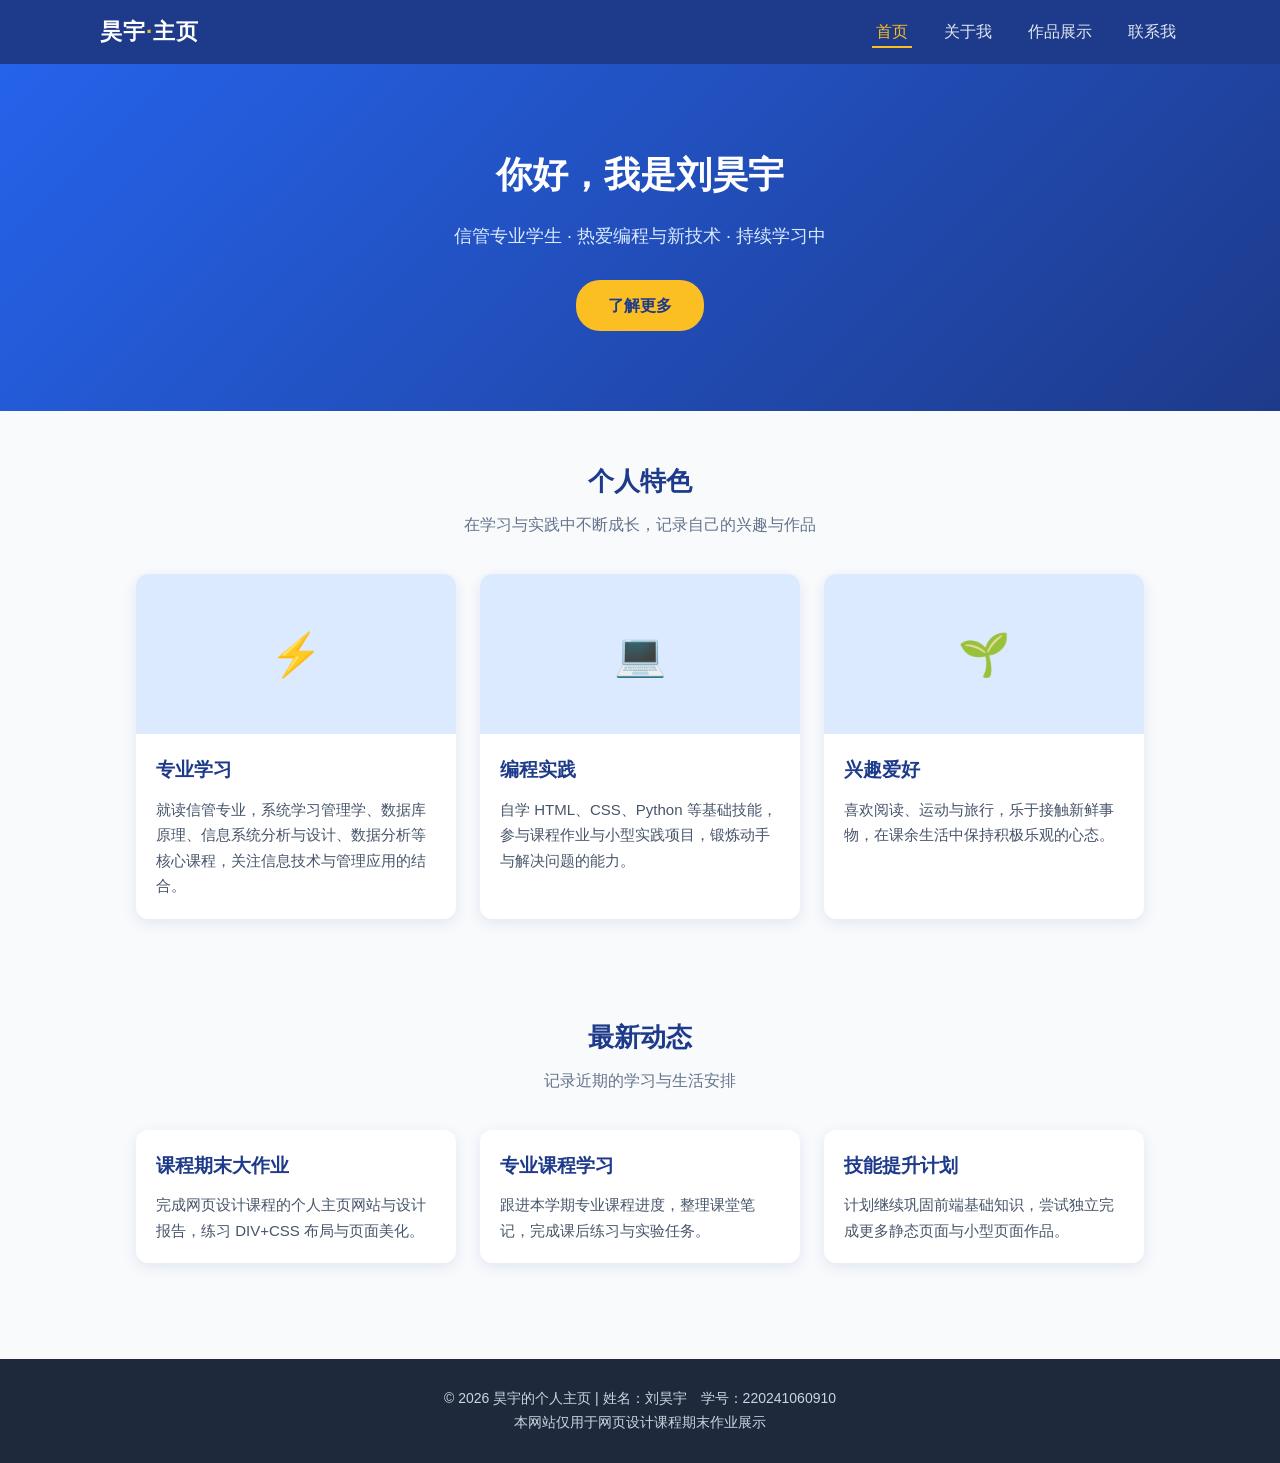
<file: index.html>
<!DOCTYPE html>
<html lang="zh-CN">
<head>
    <meta charset="UTF-8">
    <meta name="viewport" content="width=device-width, initial-scale=1.0">
    <title>昊宇的个人主页 - 首页</title>
    <link rel="stylesheet" href="css/style.css">
</head>
<body>
    <!-- 顶部导航 -->
    <header class="navbar">
        <div class="nav-inner">
            <a href="index.html" class="logo">昊宇<span>·</span>主页</a>
            <ul class="nav-menu">
                <li><a href="index.html" class="active">首页</a></li>
                <li><a href="about.html">关于我</a></li>
                <li><a href="works.html">作品展示</a></li>
                <li><a href="contact.html">联系我</a></li>
            </ul>
        </div>
    </header>

    <!-- 横幅 -->
    <section class="banner">
        <h1>你好，我是刘昊宇</h1>
        <p>信管专业学生 · 热爱编程与新技术 · 持续学习中</p>
        <a href="about.html" class="btn">了解更多</a>
    </section>

    <!-- 简介特色 -->
    <div class="container">
        <h2 class="section-title">个人特色</h2>
        <p class="section-sub">在学习与实践中不断成长，记录自己的兴趣与作品</p>
        <div class="card-grid">
            <div class="card">
                <div class="thumb">⚡</div>
                <div class="card-body">
                    <h3>专业学习</h3>
                    <p>就读信管专业，系统学习管理学、数据库原理、信息系统分析与设计、数据分析等核心课程，关注信息技术与管理应用的结合。</p>
                </div>
            </div>
            <div class="card">
                <div class="thumb">💻</div>
                <div class="card-body">
                    <h3>编程实践</h3>
                    <p>自学 HTML、CSS、Python 等基础技能，参与课程作业与小型实践项目，锻炼动手与解决问题的能力。</p>
                </div>
            </div>
            <div class="card">
                <div class="thumb">🌱</div>
                <div class="card-body">
                    <h3>兴趣爱好</h3>
                    <p>喜欢阅读、运动与旅行，乐于接触新鲜事物，在课余生活中保持积极乐观的心态。</p>
                </div>
            </div>
        </div>
    </div>

    <!-- 最新动态 -->
    <div class="container">
        <h2 class="section-title">最新动态</h2>
        <p class="section-sub">记录近期的学习与生活安排</p>
        <div class="card-grid">
            <div class="card">
                <div class="card-body">
                    <h3>课程期末大作业</h3>
                    <p>完成网页设计课程的个人主页网站与设计报告，练习 DIV+CSS 布局与页面美化。</p>
                </div>
            </div>
            <div class="card">
                <div class="card-body">
                    <h3>专业课程学习</h3>
                    <p>跟进本学期专业课程进度，整理课堂笔记，完成课后练习与实验任务。</p>
                </div>
            </div>
            <div class="card">
                <div class="card-body">
                    <h3>技能提升计划</h3>
                    <p>计划继续巩固前端基础知识，尝试独立完成更多静态页面与小型页面作品。</p>
                </div>
            </div>
        </div>
    </div>

    <!-- 页脚 -->
    <footer class="footer">
        <p>© 2026 昊宇的个人主页 | 姓名：刘昊宇　学号：220241060910</p>
        <p>本网站仅用于网页设计课程期末作业展示</p>
    </footer>
</body>
</html>
</file>
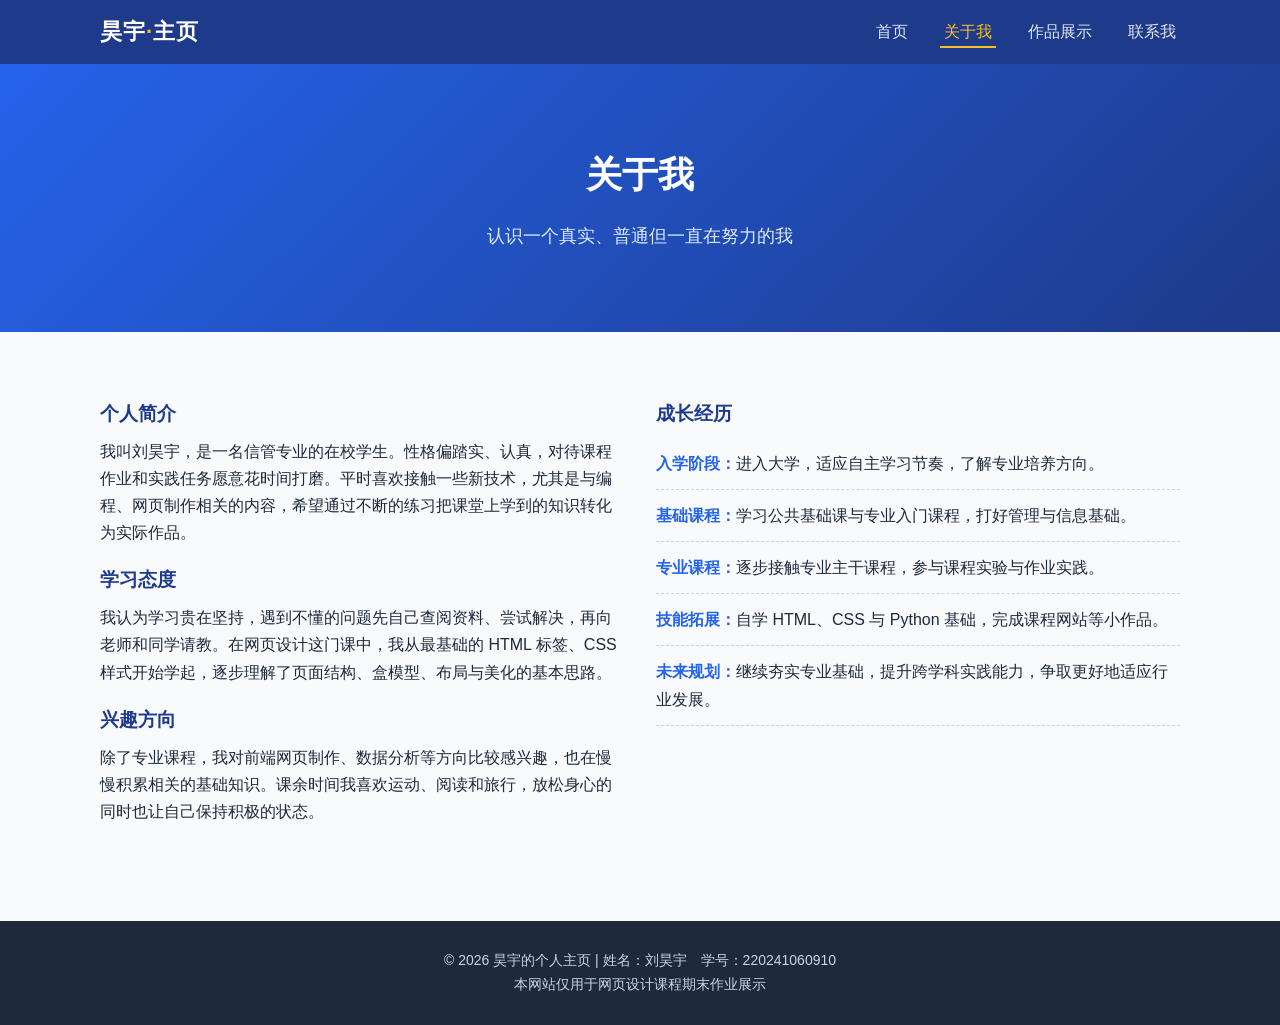
<file: about.html>
<!DOCTYPE html>
<html lang="zh-CN">
<head>
    <meta charset="UTF-8">
    <meta name="viewport" content="width=device-width, initial-scale=1.0">
    <title>昊宇的个人主页 - 关于我</title>
    <link rel="stylesheet" href="css/style.css">
</head>
<body>
    <header class="navbar">
        <div class="nav-inner">
            <a href="index.html" class="logo">昊宇<span>·</span>主页</a>
            <ul class="nav-menu">
                <li><a href="index.html">首页</a></li>
                <li><a href="about.html" class="active">关于我</a></li>
                <li><a href="works.html">作品展示</a></li>
                <li><a href="contact.html">联系我</a></li>
            </ul>
        </div>
    </header>

    <section class="banner">
        <h1>关于我</h1>
        <p>认识一个真实、普通但一直在努力的我</p>
    </section>

    <div class="container">
        <div class="two-col">
            <div class="col-text">
                <h3>个人简介</h3>
                <p>我叫刘昊宇，是一名信管专业的在校学生。性格偏踏实、认真，对待课程作业和实践任务愿意花时间打磨。平时喜欢接触一些新技术，尤其是与编程、网页制作相关的内容，希望通过不断的练习把课堂上学到的知识转化为实际作品。</p>
                <h3>学习态度</h3>
                <p>我认为学习贵在坚持，遇到不懂的问题先自己查阅资料、尝试解决，再向老师和同学请教。在网页设计这门课中，我从最基础的 HTML 标签、CSS 样式开始学起，逐步理解了页面结构、盒模型、布局与美化的基本思路。</p>
                <h3>兴趣方向</h3>
                <p>除了专业课程，我对前端网页制作、数据分析等方向比较感兴趣，也在慢慢积累相关的基础知识。课余时间我喜欢运动、阅读和旅行，放松身心的同时也让自己保持积极的状态。</p>
            </div>
            <div class="col-text">
                <h3>成长经历</h3>
                <ul class="timeline">
                    <li><strong>入学阶段：</strong>进入大学，适应自主学习节奏，了解专业培养方向。</li>
                    <li><strong>基础课程：</strong>学习公共基础课与专业入门课程，打好管理与信息基础。</li>
                    <li><strong>专业课程：</strong>逐步接触专业主干课程，参与课程实验与作业实践。</li>
                    <li><strong>技能拓展：</strong>自学 HTML、CSS 与 Python 基础，完成课程网站等小作品。</li>
                    <li><strong>未来规划：</strong>继续夯实专业基础，提升跨学科实践能力，争取更好地适应行业发展。</li>
                </ul>
            </div>
        </div>
    </div>

    <footer class="footer">
        <p>© 2026 昊宇的个人主页 | 姓名：刘昊宇　学号：220241060910</p>
        <p>本网站仅用于网页设计课程期末作业展示</p>
    </footer>
</body>
</html>
</file>
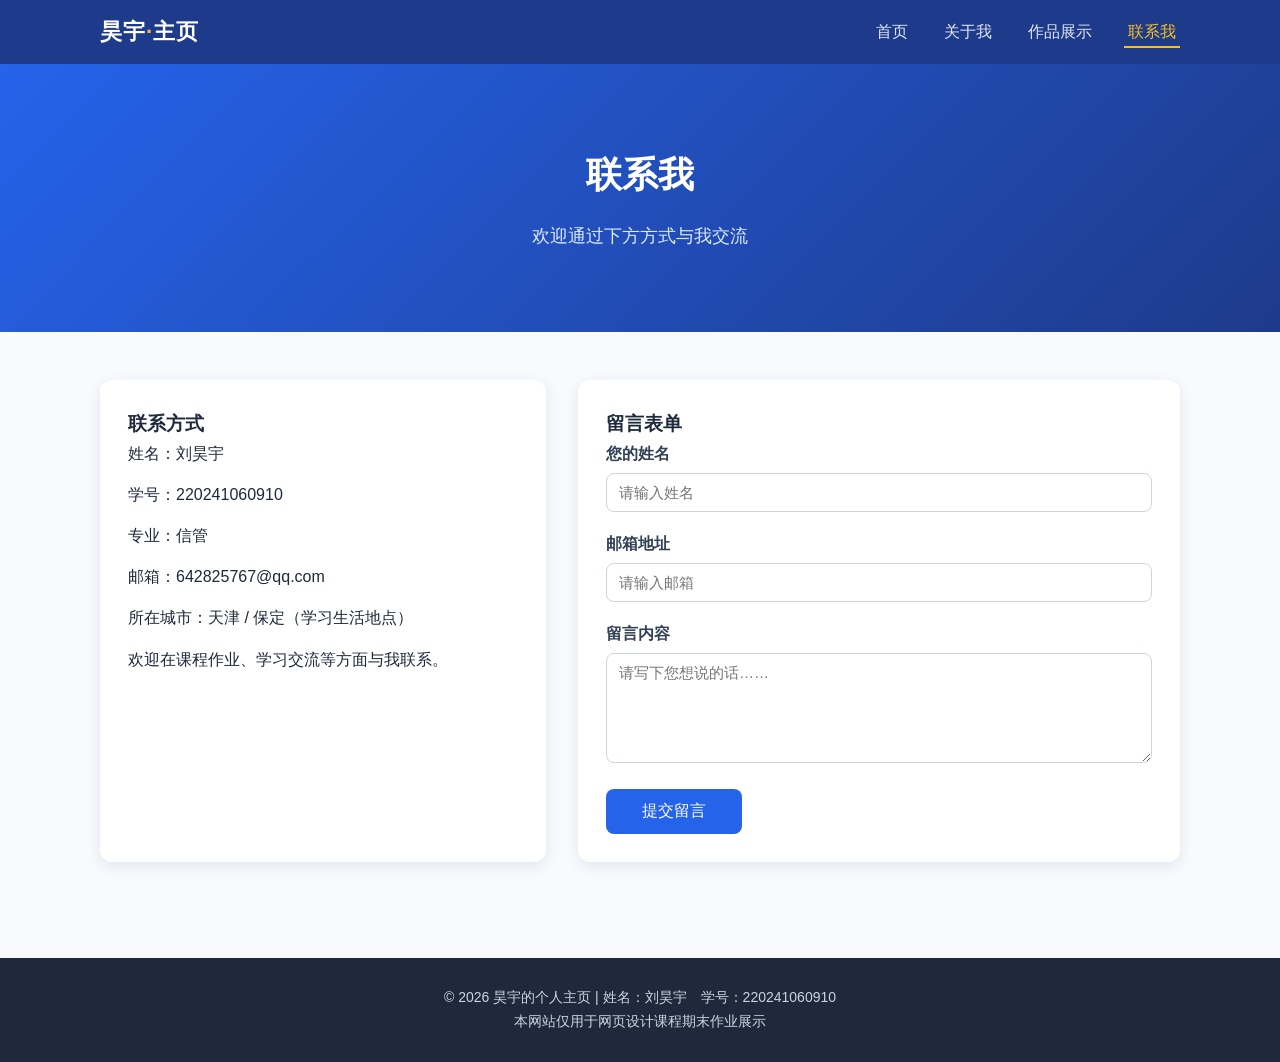
<file: contact.html>
<!DOCTYPE html>
<html lang="zh-CN">
<head>
    <meta charset="UTF-8">
    <meta name="viewport" content="width=device-width, initial-scale=1.0">
    <title>昊宇的个人主页 - 联系我</title>
    <link rel="stylesheet" href="css/style.css">
</head>
<body>
    <header class="navbar">
        <div class="nav-inner">
            <a href="index.html" class="logo">昊宇<span>·</span>主页</a>
            <ul class="nav-menu">
                <li><a href="index.html">首页</a></li>
                <li><a href="about.html">关于我</a></li>
                <li><a href="works.html">作品展示</a></li>
                <li><a href="contact.html" class="active">联系我</a></li>
            </ul>
        </div>
    </header>

    <section class="banner">
        <h1>联系我</h1>
        <p>欢迎通过下方方式与我交流</p>
    </section>

    <div class="container">
        <div class="contact-wrap">
            <div class="contact-info">
                <h3>联系方式</h3>
                <p>姓名：刘昊宇</p>
                <p>学号：220241060910</p>
                <p>专业：信管</p>
                <p>邮箱：642825767@qq.com</p>
                <p>所在城市：天津 / 保定（学习生活地点）</p>
                <p>欢迎在课程作业、学习交流等方面与我联系。</p>
            </div>
            <div class="contact-form">
                <h3>留言表单</h3>
                <form action="#" method="post">
                    <div class="form-item">
                        <label for="name">您的姓名</label>
                        <input type="text" id="name" name="name" placeholder="请输入姓名">
                    </div>
                    <div class="form-item">
                        <label for="email">邮箱地址</label>
                        <input type="email" id="email" name="email" placeholder="请输入邮箱">
                    </div>
                    <div class="form-item">
                        <label for="message">留言内容</label>
                        <textarea id="message" name="message" placeholder="请写下您想说的话……"></textarea>
                    </div>
                    <button type="submit" class="submit-btn">提交留言</button>
                </form>
            </div>
        </div>
    </div>

    <footer class="footer">
        <p>© 2026 昊宇的个人主页 | 姓名：刘昊宇　学号：220241060910</p>
        <p>本网站仅用于网页设计课程期末作业展示</p>
    </footer>
</body>
</html>
</file>
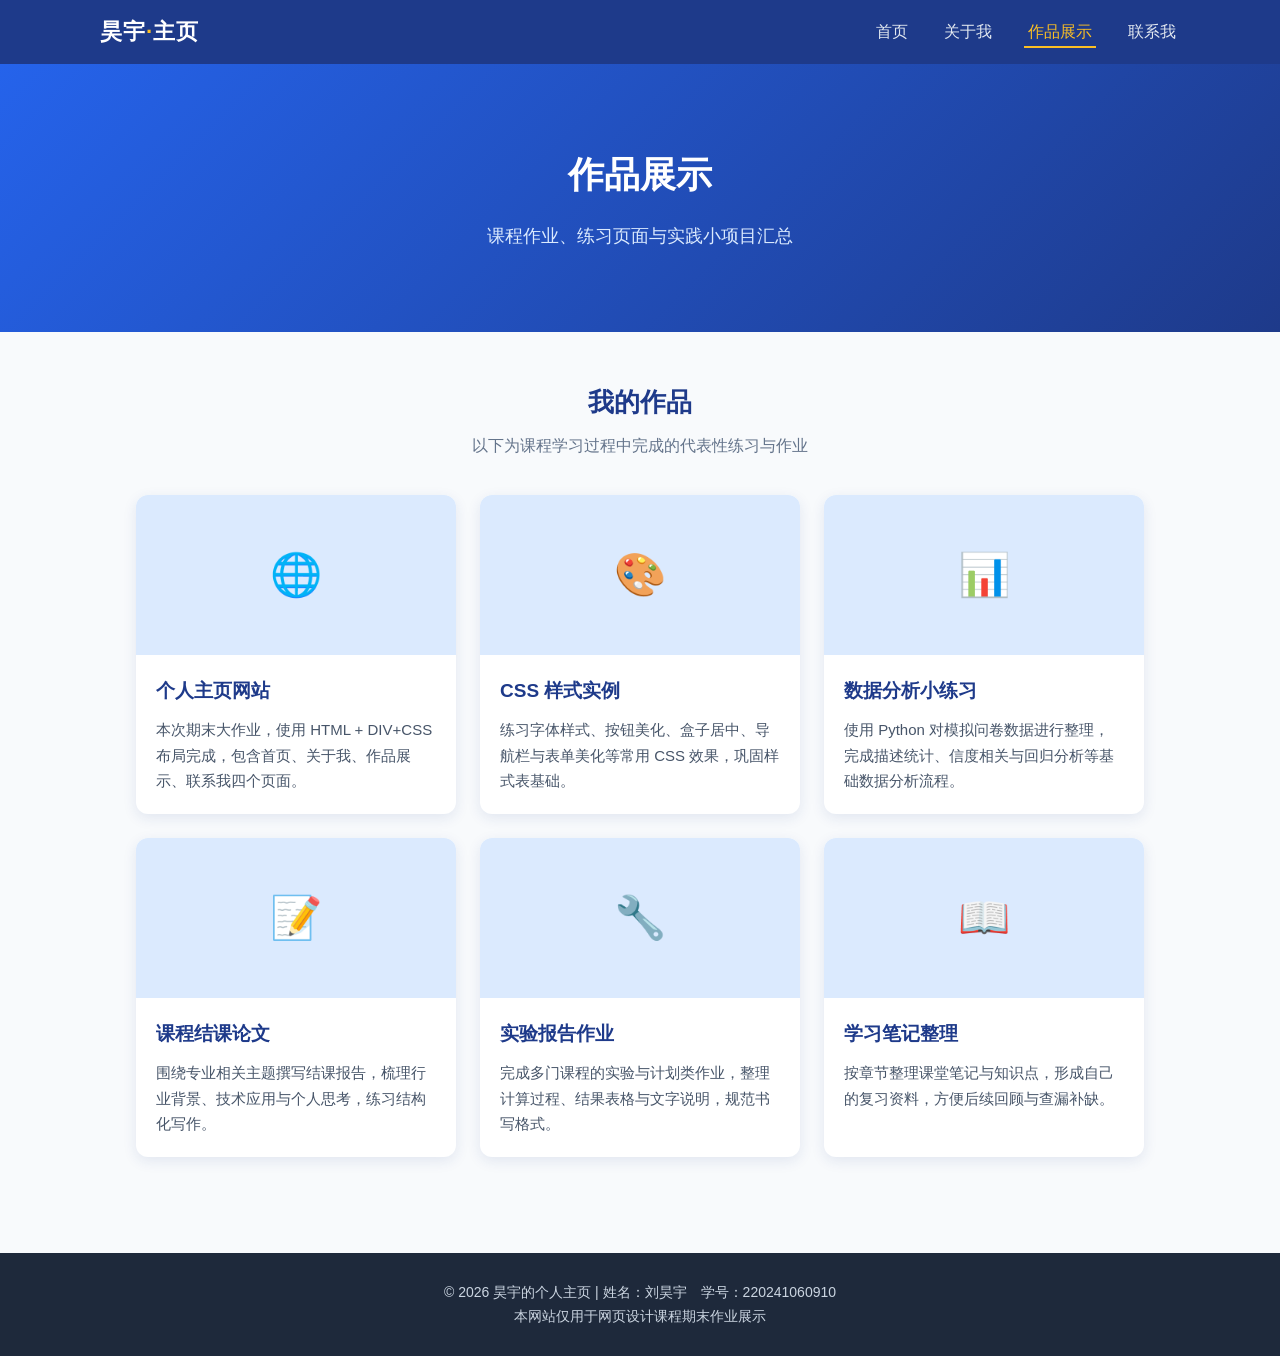
<file: works.html>
<!DOCTYPE html>
<html lang="zh-CN">
<head>
    <meta charset="UTF-8">
    <meta name="viewport" content="width=device-width, initial-scale=1.0">
    <title>昊宇的个人主页 - 作品展示</title>
    <link rel="stylesheet" href="css/style.css">
</head>
<body>
    <header class="navbar">
        <div class="nav-inner">
            <a href="index.html" class="logo">昊宇<span>·</span>主页</a>
            <ul class="nav-menu">
                <li><a href="index.html">首页</a></li>
                <li><a href="about.html">关于我</a></li>
                <li><a href="works.html" class="active">作品展示</a></li>
                <li><a href="contact.html">联系我</a></li>
            </ul>
        </div>
    </header>

    <section class="banner">
        <h1>作品展示</h1>
        <p>课程作业、练习页面与实践小项目汇总</p>
    </section>

    <div class="container">
        <h2 class="section-title">我的作品</h2>
        <p class="section-sub">以下为课程学习过程中完成的代表性练习与作业</p>
        <div class="card-grid">
            <div class="card">
                <div class="thumb">🌐</div>
                <div class="card-body">
                    <h3>个人主页网站</h3>
                    <p>本次期末大作业，使用 HTML + DIV+CSS 布局完成，包含首页、关于我、作品展示、联系我四个页面。</p>
                </div>
            </div>
            <div class="card">
                <div class="thumb">🎨</div>
                <div class="card-body">
                    <h3>CSS 样式实例</h3>
                    <p>练习字体样式、按钮美化、盒子居中、导航栏与表单美化等常用 CSS 效果，巩固样式表基础。</p>
                </div>
            </div>
            <div class="card">
                <div class="thumb">📊</div>
                <div class="card-body">
                    <h3>数据分析小练习</h3>
                    <p>使用 Python 对模拟问卷数据进行整理，完成描述统计、信度相关与回归分析等基础数据分析流程。</p>
                </div>
            </div>
            <div class="card">
                <div class="thumb">📝</div>
                <div class="card-body">
                    <h3>课程结课论文</h3>
                    <p>围绕专业相关主题撰写结课报告，梳理行业背景、技术应用与个人思考，练习结构化写作。</p>
                </div>
            </div>
            <div class="card">
                <div class="thumb">🔧</div>
                <div class="card-body">
                    <h3>实验报告作业</h3>
                    <p>完成多门课程的实验与计划类作业，整理计算过程、结果表格与文字说明，规范书写格式。</p>
                </div>
            </div>
            <div class="card">
                <div class="thumb">📖</div>
                <div class="card-body">
                    <h3>学习笔记整理</h3>
                    <p>按章节整理课堂笔记与知识点，形成自己的复习资料，方便后续回顾与查漏补缺。</p>
                </div>
            </div>
        </div>
    </div>

    <footer class="footer">
        <p>© 2026 昊宇的个人主页 | 姓名：刘昊宇　学号：220241060910</p>
        <p>本网站仅用于网页设计课程期末作业展示</p>
    </footer>
</body>
</html>
</file>
<file: css/style.css>
/* ===== 全局重置 ===== */
* {
    margin: 0;
    padding: 0;
    box-sizing: border-box;
}

body {
    font-family: "Microsoft YaHei", "PingFang SC", Arial, sans-serif;
    color: #1e293b;
    background-color: #f8fafc;
    line-height: 1.7;
}

a {
    text-decoration: none;
    color: inherit;
}

ul {
    list-style: none;
}

/* ===== 顶部导航 ===== */
.navbar {
    width: 100%;
    background-color: #1e3a8a;
    position: sticky;
    top: 0;
    z-index: 100;
}

.nav-inner {
    width: 1080px;
    max-width: 92%;
    margin: 0 auto;
    display: flex;
    align-items: center;
    justify-content: space-between;
    height: 64px;
}

.logo {
    color: #ffffff;
    font-size: 22px;
    font-weight: bold;
    letter-spacing: 1px;
}

.logo span {
    color: #fbbf24;
}

.nav-menu {
    display: flex;
}

.nav-menu li {
    margin-left: 28px;
}

.nav-menu a {
    color: #e2e8f0;
    font-size: 16px;
    padding: 6px 4px;
    transition: color 0.3s;
}

.nav-menu a:hover,
.nav-menu a.active {
    color: #fbbf24;
    border-bottom: 2px solid #fbbf24;
}

/* ===== 横幅 Banner ===== */
.banner {
    width: 100%;
    background: linear-gradient(135deg, #2563eb 0%, #1e3a8a 100%);
    color: #ffffff;
    text-align: center;
    padding: 80px 20px;
}

.banner h1 {
    font-size: 36px;
    margin-bottom: 16px;
}

.banner p {
    font-size: 18px;
    color: #dbeafe;
}

.banner .btn {
    display: inline-block;
    margin-top: 28px;
    padding: 12px 32px;
    background-color: #fbbf24;
    color: #1e3a8a;
    border-radius: 24px;
    font-weight: bold;
    transition: background-color 0.3s;
}

.banner .btn:hover {
    background-color: #f59e0b;
}

/* ===== 通用容器 ===== */
.container {
    width: 1080px;
    max-width: 92%;
    margin: 0 auto;
    padding: 48px 0;
}

.section-title {
    text-align: center;
    font-size: 26px;
    color: #1e3a8a;
    margin-bottom: 8px;
}

.section-sub {
    text-align: center;
    color: #64748b;
    margin-bottom: 36px;
}

/* ===== 卡片网格 ===== */
.card-grid {
    display: flex;
    flex-wrap: wrap;
    gap: 24px;
    justify-content: center;
}

.card {
    width: 320px;
    background-color: #ffffff;
    border-radius: 12px;
    box-shadow: 0 4px 14px rgba(30, 58, 138, 0.1);
    overflow: hidden;
    transition: transform 0.3s, box-shadow 0.3s;
}

.card:hover {
    transform: translateY(-6px);
    box-shadow: 0 10px 24px rgba(30, 58, 138, 0.18);
}

.card .thumb {
    height: 160px;
    background-color: #dbeafe;
    display: flex;
    align-items: center;
    justify-content: center;
    font-size: 42px;
}

.card .card-body {
    padding: 20px;
}

.card h3 {
    font-size: 19px;
    color: #1e3a8a;
    margin-bottom: 10px;
}

.card p {
    color: #475569;
    font-size: 15px;
}

/* ===== 关于页 两栏 ===== */
.two-col {
    display: flex;
    gap: 32px;
    align-items: flex-start;
    flex-wrap: wrap;
}

.col-text {
    flex: 1;
    min-width: 300px;
}

.col-text h3 {
    color: #1e3a8a;
    margin: 18px 0 8px;
}

.timeline li {
    padding: 12px 0;
    border-bottom: 1px dashed #cbd5e1;
}

.timeline li strong {
    color: #2563eb;
}

/* ===== 联系表单 ===== */
.contact-wrap {
    display: flex;
    gap: 32px;
    flex-wrap: wrap;
}

.contact-info {
    flex: 1;
    min-width: 280px;
    background-color: #ffffff;
    border-radius: 12px;
    padding: 28px;
    box-shadow: 0 4px 14px rgba(30, 58, 138, 0.1);
}

.contact-info p {
    margin-bottom: 14px;
}

.contact-form {
    flex: 1.4;
    min-width: 300px;
    background-color: #ffffff;
    border-radius: 12px;
    padding: 28px;
    box-shadow: 0 4px 14px rgba(30, 58, 138, 0.1);
}

.form-item {
    margin-bottom: 18px;
}

.form-item label {
    display: block;
    margin-bottom: 6px;
    font-weight: bold;
    color: #334155;
}

.form-item input,
.form-item textarea {
    width: 100%;
    padding: 10px 12px;
    border: 1px solid #cbd5e1;
    border-radius: 8px;
    font-size: 15px;
    font-family: inherit;
}

.form-item textarea {
    height: 110px;
    resize: vertical;
}

.submit-btn {
    padding: 12px 36px;
    background-color: #2563eb;
    color: #ffffff;
    border: none;
    border-radius: 8px;
    font-size: 16px;
    cursor: pointer;
    transition: background-color 0.3s;
}

.submit-btn:hover {
    background-color: #1e3a8a;
}

/* ===== 页脚 ===== */
.footer {
    background-color: #1e293b;
    color: #cbd5e1;
    text-align: center;
    padding: 28px 20px;
    margin-top: 48px;
}

.footer p {
    font-size: 14px;
}

/* ===== 响应式 ===== */
@media (max-width: 768px) {
    .nav-inner {
        flex-direction: column;
        height: auto;
        padding: 12px 0;
    }

    .nav-menu {
        margin-top: 10px;
    }

    .nav-menu li {
        margin: 0 12px;
    }

    .banner h1 {
        font-size: 26px;
    }

    .card {
        width: 100%;
    }
}
</file>
